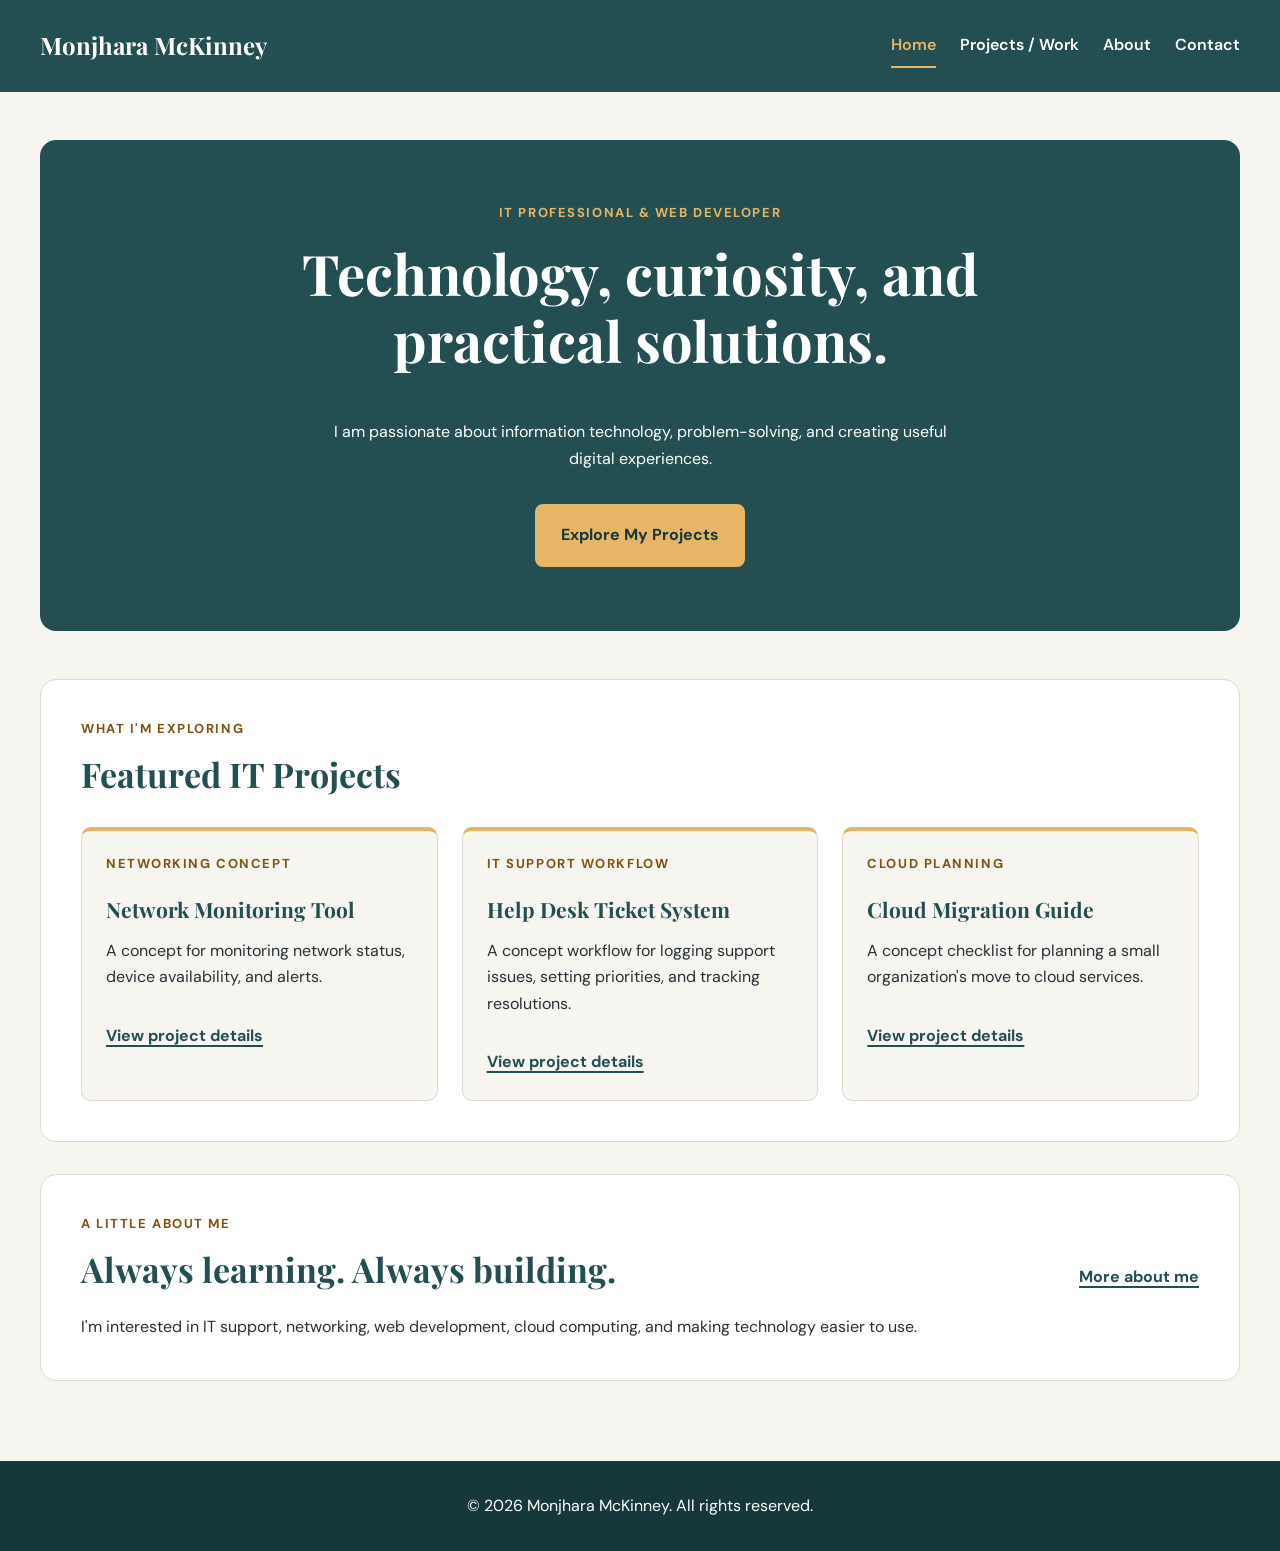
<file: index.html>
<!DOCTYPE html>
<html lang="en">
<head>
    <meta charset="UTF-8">
    <meta name="viewport" content="width=device-width, initial-scale=1.0">
    <meta name="description" content="The IT and web development portfolio of Monjhara McKinney.">
    <title>Monjhara McKinney | IT Portfolio</title>
    <link rel="preconnect" href="https://fonts.googleapis.com">
    <link rel="preconnect" href="https://fonts.gstatic.com" crossorigin>
    <link href="https://fonts.googleapis.com/css2?family=DM+Sans:wght@400;500;600;700&family=Playfair+Display:wght@600;700&display=swap" rel="stylesheet">
    <link rel="stylesheet" href="css/style.css">
</head>
<body>
    <a class="skip-link" href="#main-content">Skip to main content</a>
    <header class="site-header">
        <div class="header-container">
            <span class="brand">Monjhara McKinney</span>
            <nav aria-label="Main navigation">
                <a href="index.html" aria-current="page">Home</a>
                <a href="projects.html">Projects / Work</a>
                <a href="about.html">About</a>
                <a href="contact.html">Contact</a>
            </nav>
        </div>
    </header>
    <main id="main-content">
        <section id="hero">
            <p class="eyebrow">IT Professional &amp; Web Developer</p>
            <h1>Technology, curiosity, and practical solutions.</h1>
            <p>I am passionate about information technology, problem-solving, and creating useful digital experiences.</p>
            <a href="projects.html" class="button">Explore My Projects</a>
        </section>
        <section class="content">
            <div class="section-heading">
                <p class="eyebrow">What I'm exploring</p>
                <h2>Featured IT Projects</h2>
            </div>
            <div class="project-grid">
                <article class="project-card">
                    <p class="eyebrow">Networking concept</p>
                    <h3>Network Monitoring Tool</h3>
                    <p>A concept for monitoring network status, device availability, and alerts.</p>
                    <a href="projects.html#network" class="project-link">View project details</a>
                </article>
                <article class="project-card">
                    <p class="eyebrow">IT support workflow</p>
                    <h3>Help Desk Ticket System</h3>
                    <p>A concept workflow for logging support issues, setting priorities, and tracking resolutions.</p>
                    <a href="projects.html#helpdesk" class="project-link">View project details</a>
                </article>
                <article class="project-card">
                    <p class="eyebrow">Cloud planning</p>
                    <h3>Cloud Migration Guide</h3>
                    <p>A concept checklist for planning a small organization's move to cloud services.</p>
                    <a href="projects.html#cloud" class="project-link">View project details</a>
                </article>
            </div>
        </section>
        <section class="content about-preview">
            <div>
                <p class="eyebrow">A little about me</p>
                <h2>Always learning. Always building.</h2>
                <p>I'm interested in IT support, networking, web development, cloud computing, and making technology easier to use.</p>
            </div>
            <a class="text-link" href="about.html">More about me</a>
        </section>
    </main>
    <footer><p>© 2026 Monjhara McKinney. All rights reserved.</p></footer>
</body>
</html>
</file>
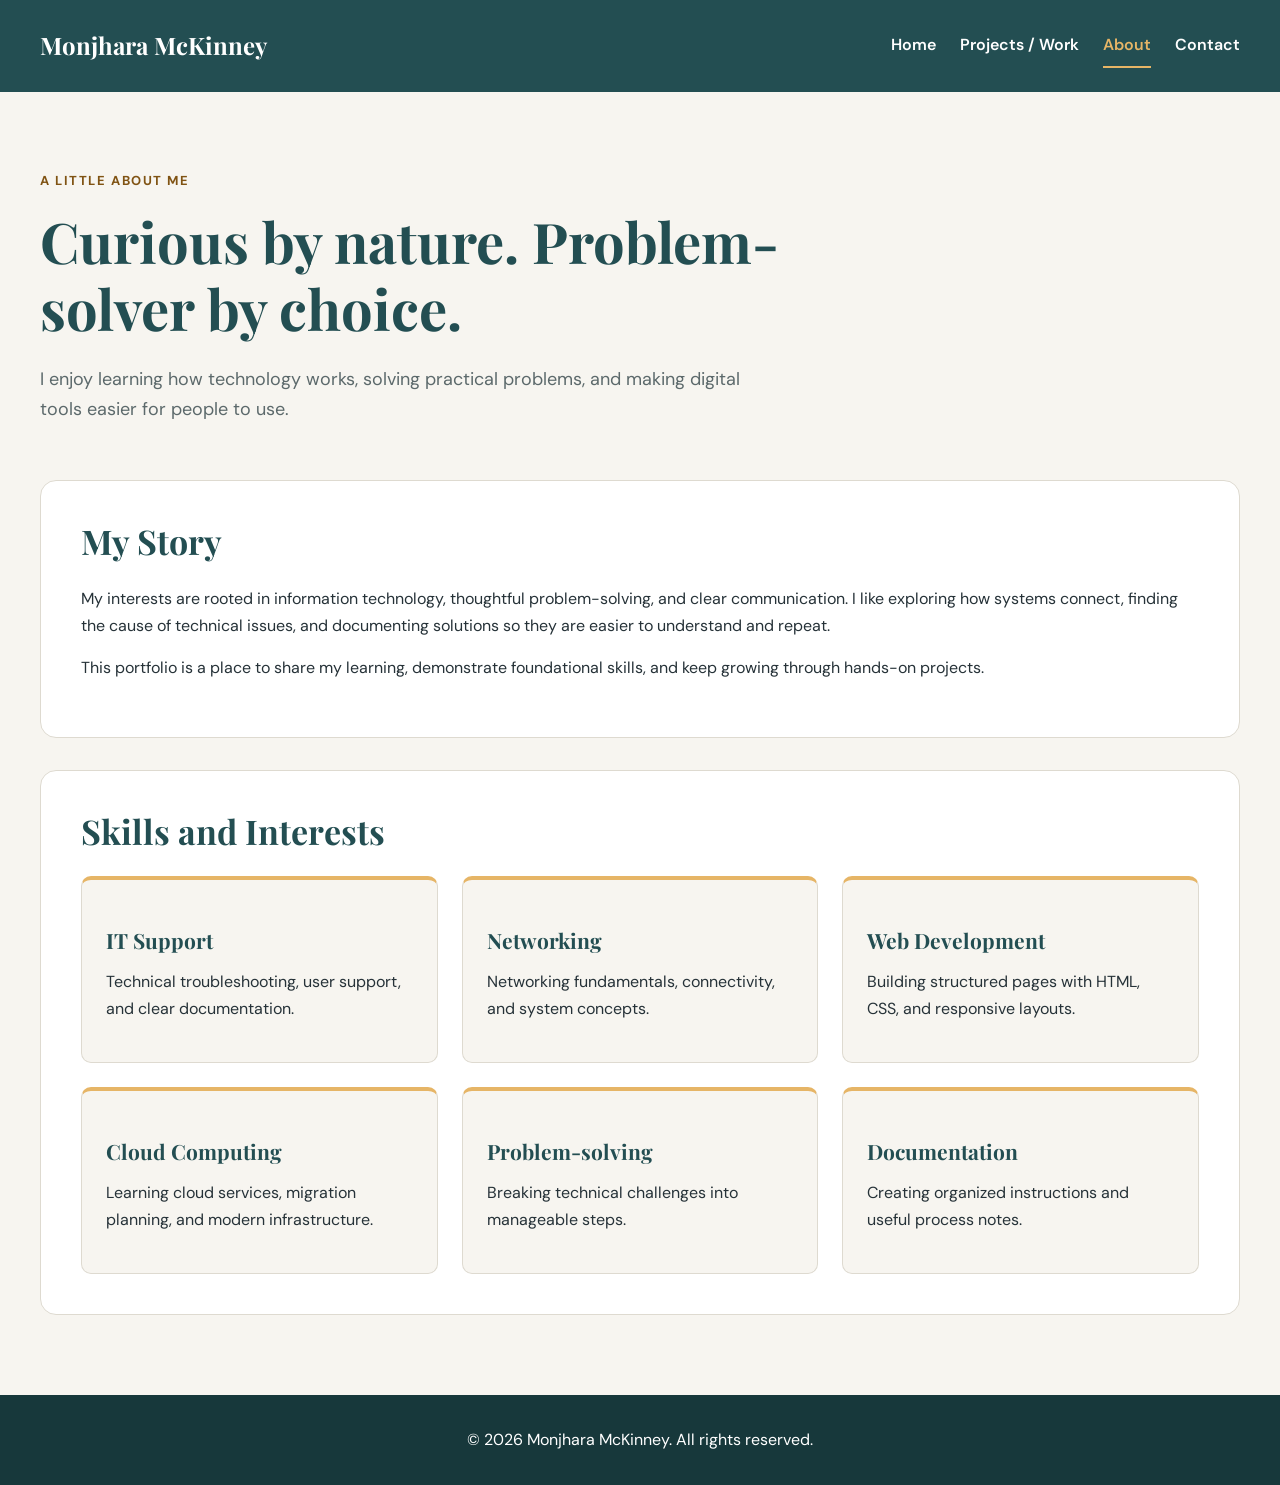
<file: about.html>
<!DOCTYPE html>
<html lang="en">
<head>
    <meta charset="UTF-8">
    <meta name="viewport" content="width=device-width, initial-scale=1.0">
    <meta name="description" content="Learn about Monjhara McKinney, an IT professional and web developer.">
    <title>About | Monjhara McKinney</title>
    <link rel="preconnect" href="https://fonts.googleapis.com">
    <link rel="preconnect" href="https://fonts.gstatic.com" crossorigin>
    <link href="https://fonts.googleapis.com/css2?family=DM+Sans:wght@400;500;600;700&family=Playfair+Display:wght@600;700&display=swap" rel="stylesheet">
    <link rel="stylesheet" href="css/style.css">
</head>
<body>
    <a class="skip-link" href="#main-content">Skip to main content</a>
    <header class="site-header">
        <div class="header-container">
            <span class="brand">Monjhara McKinney</span>
            <nav aria-label="Main navigation">
                <a href="index.html">Home</a>
                <a href="projects.html">Projects / Work</a>
                <a href="about.html" aria-current="page">About</a>
                <a href="contact.html">Contact</a>
            </nav>
        </div>
    </header>
    <main id="main-content">
        <section class="page-intro">
            <p class="eyebrow">A little about me</p>
            <h1>Curious by nature. Problem-solver by choice.</h1>
            <p>I enjoy learning how technology works, solving practical problems, and making digital tools easier for people to use.</p>
        </section>
        <section class="content">
            <h2>My Story</h2>
            <p>My interests are rooted in information technology, thoughtful problem-solving, and clear communication. I like exploring how systems connect, finding the cause of technical issues, and documenting solutions so they are easier to understand and repeat.</p>
            <p>This portfolio is a place to share my learning, demonstrate foundational skills, and keep growing through hands-on projects.</p>
        </section>
        <section class="content">
            <h2>Skills and Interests</h2>
            <div class="skills-grid">
                <article class="skill-card"><h3>IT Support</h3><p>Technical troubleshooting, user support, and clear documentation.</p></article>
                <article class="skill-card"><h3>Networking</h3><p>Networking fundamentals, connectivity, and system concepts.</p></article>
                <article class="skill-card"><h3>Web Development</h3><p>Building structured pages with HTML, CSS, and responsive layouts.</p></article>
                <article class="skill-card"><h3>Cloud Computing</h3><p>Learning cloud services, migration planning, and modern infrastructure.</p></article>
                <article class="skill-card"><h3>Problem-solving</h3><p>Breaking technical challenges into manageable steps.</p></article>
                <article class="skill-card"><h3>Documentation</h3><p>Creating organized instructions and useful process notes.</p></article>
            </div>
        </section>
    </main>
    <footer><p>© 2026 Monjhara McKinney. All rights reserved.</p></footer>
</body>
</html>
</file>
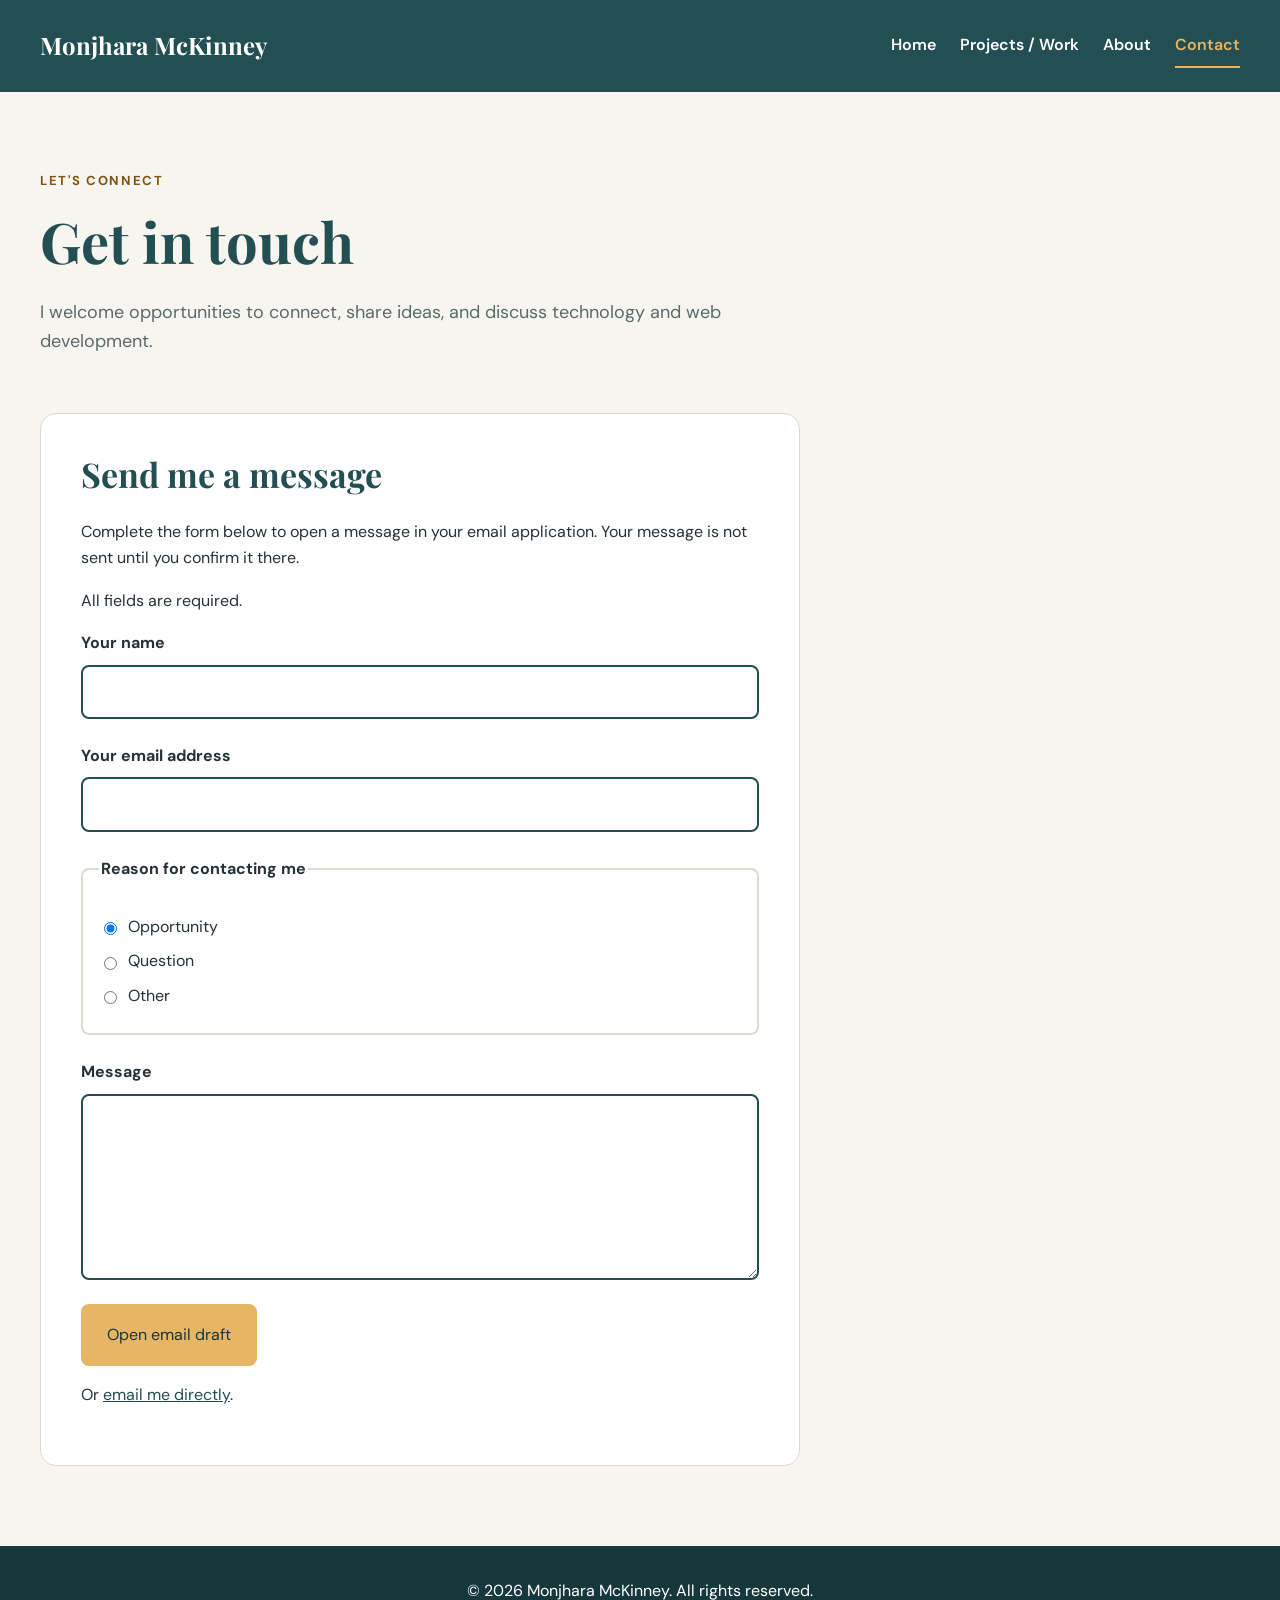
<file: contact.html>
<!DOCTYPE html>
<html lang="en">
<head>
    <meta charset="UTF-8">
    <meta name="viewport" content="width=device-width, initial-scale=1.0">
    <meta name="description" content="Contact Monjhara McKinney about IT and web development opportunities.">
    <title>Contact | Monjhara McKinney</title>
    <link rel="preconnect" href="https://fonts.googleapis.com">
    <link rel="preconnect" href="https://fonts.gstatic.com" crossorigin>
    <link href="https://fonts.googleapis.com/css2?family=DM+Sans:wght@400;500;600;700&family=Playfair+Display:wght@600;700&display=swap" rel="stylesheet">
    <link rel="stylesheet" href="css/style.css">
</head>
<body>
    <a class="skip-link" href="#main-content">Skip to main content</a>
    <header class="site-header">
        <div class="header-container">
            <span class="brand">Monjhara McKinney</span>
            <nav aria-label="Main navigation">
                <a href="index.html">Home</a>
                <a href="projects.html">Projects / Work</a>
                <a href="about.html">About</a>
                <a href="contact.html" aria-current="page">Contact</a>
            </nav>
        </div>
    </header>
    <main id="main-content">
        <section class="page-intro">
            <p class="eyebrow">Let's connect</p>
            <h1>Get in touch</h1>
            <p>I welcome opportunities to connect, share ideas, and discuss technology and web development.</p>
        </section>
        <section class="content contact-section">
            <h2>Send me a message</h2>
            <p>Complete the form below to open a message in your email application. Your message is not sent until you confirm it there.</p>
            <form id="contact-form" novalidate>
                <p id="form-instructions">All fields are required.</p>
                <div class="form-field">
                    <label for="contact-name">Your name</label>
                    <input id="contact-name" name="name" type="text" autocomplete="name" required aria-describedby="name-error">
                    <p class="field-error" id="name-error" aria-live="polite"></p>
                </div>
                <div class="form-field">
                    <label for="contact-email">Your email address</label>
                    <input id="contact-email" name="email" type="email" autocomplete="email" required aria-describedby="email-error">
                    <p class="field-error" id="email-error" aria-live="polite"></p>
                </div>
                <fieldset>
                    <legend>Reason for contacting me</legend>
                    <div class="radio-choice"><input id="reason-opportunity" name="reason" type="radio" value="Opportunity" required checked><label for="reason-opportunity">Opportunity</label></div>
                    <div class="radio-choice"><input id="reason-question" name="reason" type="radio" value="Question"><label for="reason-question">Question</label></div>
                    <div class="radio-choice"><input id="reason-other" name="reason" type="radio" value="Other"><label for="reason-other">Other</label></div>
                </fieldset>
                <div class="form-field">
                    <label for="contact-message">Message</label>
                    <textarea id="contact-message" name="message" rows="6" required aria-describedby="message-error"></textarea>
                    <p class="field-error" id="message-error" aria-live="polite"></p>
                </div>
                <button class="button" type="submit">Open email draft</button>
                <p id="form-status" role="status" aria-live="polite"></p>
            </form>
            <p>Or <a href="mailto:monjharam@yahoo.com">email me directly</a>.</p>
        </section>
    </main>
    <script>
    (function () {
        const form = document.getElementById('contact-form');
        const fields = [
            { input: document.getElementById('contact-name'), error: document.getElementById('name-error'), message: 'Please enter your name.' },
            { input: document.getElementById('contact-email'), error: document.getElementById('email-error'), message: 'Please enter a valid email address.' },
            { input: document.getElementById('contact-message'), error: document.getElementById('message-error'), message: 'Please enter a message.' }
        ];
        function validate(field) {
            const valid = field.input.validity.valid;
            field.error.textContent = valid ? '' : field.message;
            field.input.setAttribute('aria-invalid', String(!valid));
            return valid;
        }
        fields.forEach(field => field.input.addEventListener('input', () => validate(field)));
        form.addEventListener('submit', function (event) {
            event.preventDefault();
            const results = fields.map(validate);
            if (results.some(valid => !valid)) {
                document.getElementById('form-status').textContent = 'Please correct the highlighted fields.';
                fields[results.indexOf(false)].input.focus();
                return;
            }
            const name = document.getElementById('contact-name').value.trim();
            const email = document.getElementById('contact-email').value.trim();
            const reason = form.querySelector('input[name="reason"]:checked').value;
            const message = document.getElementById('contact-message').value.trim();
            const subject = encodeURIComponent('Portfolio contact: ' + reason);
            const body = encodeURIComponent('Name: ' + name + '\nEmail: ' + email + '\nReason: ' + reason + '\n\n' + message);
            document.getElementById('form-status').textContent = 'Your email application should open with a draft. Please send it there to finish.';
            window.location.href = 'mailto:monjharam@yahoo.com?subject=' + subject + '&body=' + body;
        });
    }());
    </script>
    <footer><p>© 2026 Monjhara McKinney. All rights reserved.</p></footer>
</body>
</html>
</file>
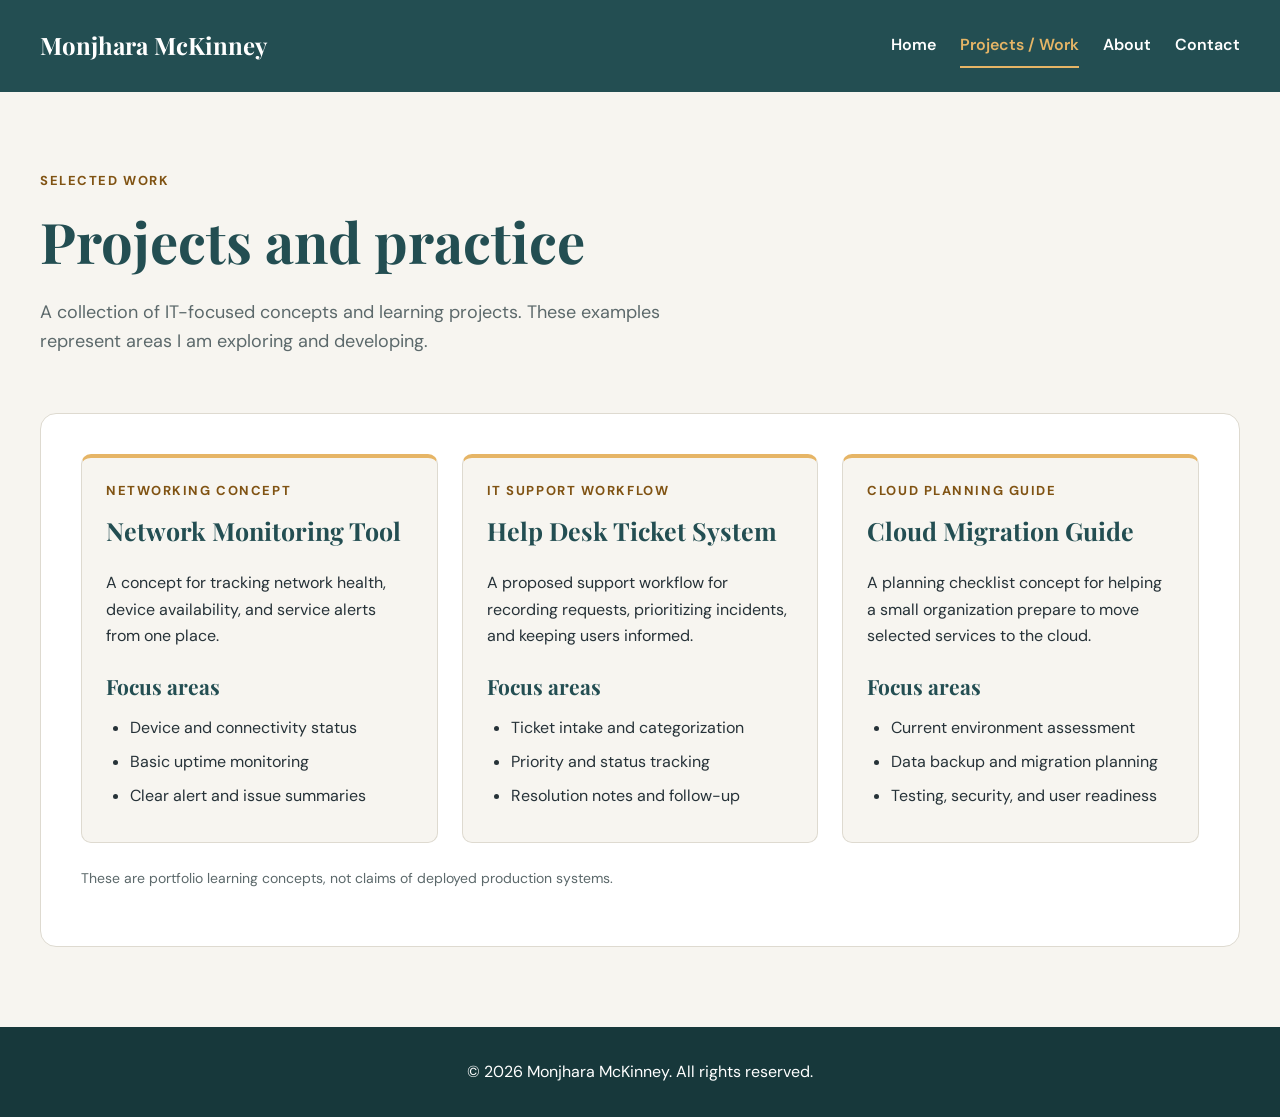
<file: projects.html>
<!DOCTYPE html>
<html lang="en">
<head>
    <meta charset="UTF-8">
    <meta name="viewport" content="width=device-width, initial-scale=1.0">
    <meta name="description" content="Explore IT and web development learning projects by Monjhara McKinney.">
    <title>Projects | Monjhara McKinney</title>
    <link rel="preconnect" href="https://fonts.googleapis.com">
    <link rel="preconnect" href="https://fonts.gstatic.com" crossorigin>
    <link href="https://fonts.googleapis.com/css2?family=DM+Sans:wght@400;500;600;700&family=Playfair+Display:wght@600;700&display=swap" rel="stylesheet">
    <link rel="stylesheet" href="css/style.css">
</head>
<body>
    <a class="skip-link" href="#main-content">Skip to main content</a>
    <header class="site-header">
        <div class="header-container">
            <span class="brand">Monjhara McKinney</span>
            <nav aria-label="Main navigation">
                <a href="index.html">Home</a>
                <a href="projects.html" aria-current="page">Projects / Work</a>
                <a href="about.html">About</a>
                <a href="contact.html">Contact</a>
            </nav>
        </div>
    </header>
    <main id="main-content">
        <section class="page-intro">
            <p class="eyebrow">Selected work</p>
            <h1>Projects and practice</h1>
            <p>A collection of IT-focused concepts and learning projects. These examples represent areas I am exploring and developing.</p>
        </section>
        <section class="content">
            <div class="project-grid">
                <article class="project-card" id="network">
                    <p class="eyebrow">Networking concept</p>
                    <h2>Network Monitoring Tool</h2>
                    <p>A concept for tracking network health, device availability, and service alerts from one place.</p>
                    <h3>Focus areas</h3>
                    <ul><li>Device and connectivity status</li><li>Basic uptime monitoring</li><li>Clear alert and issue summaries</li></ul>
                </article>
                <article class="project-card" id="helpdesk">
                    <p class="eyebrow">IT support workflow</p>
                    <h2>Help Desk Ticket System</h2>
                    <p>A proposed support workflow for recording requests, prioritizing incidents, and keeping users informed.</p>
                    <h3>Focus areas</h3>
                    <ul><li>Ticket intake and categorization</li><li>Priority and status tracking</li><li>Resolution notes and follow-up</li></ul>
                </article>
                <article class="project-card" id="cloud">
                    <p class="eyebrow">Cloud planning guide</p>
                    <h2>Cloud Migration Guide</h2>
                    <p>A planning checklist concept for helping a small organization prepare to move selected services to the cloud.</p>
                    <h3>Focus areas</h3>
                    <ul><li>Current environment assessment</li><li>Data backup and migration planning</li><li>Testing, security, and user readiness</li></ul>
                </article>
            </div>
            <p class="project-note">These are portfolio learning concepts, not claims of deployed production systems.</p>
        </section>
    </main>
    <footer><p>© 2026 Monjhara McKinney. All rights reserved.</p></footer>
</body>
</html>
</file>
<file: css/style.css>
/* Monjhara McKinney portfolio
   Color palette: deep teal, warm gold, soft ivory, charcoal.
   Spacing scale: every spacing token is a multiple of 8px. */

:root {
    --primary: #234E52;
    --primary-dark: #17383B;
    --secondary: #E6B566;
    --background: #F7F5F0;
    --surface: #FFFFFF;
    --text: #263238;
    --muted: #5C696B;
    --border: #DEDAD0;
    --space-1: 8px;
    --space-2: 16px;
    --space-3: 24px;
    --space-4: 32px;
    --space-5: 40px;
    --space-6: 48px;
    --space-7: 56px;
    --space-8: 64px;
}

* { box-sizing: border-box; }

html { scroll-behavior: smooth; }

body {
    margin: 0;
    background: var(--background);
    color: var(--text);
    font-family: 'DM Sans', sans-serif;
    font-size: 16px;
    line-height: 1.65;
}

h1, h2, h3 {
    color: var(--primary);
    font-family: 'Playfair Display', serif;
    line-height: 1.2;
    margin-top: 0;
}

h1 { font-size: clamp(36px, 5vw, 56px); }
h2 { font-size: clamp(26px, 3vw, 34px); margin-bottom: var(--space-3); }
h3 { font-size: 21px; margin-bottom: var(--space-2); }
p { margin: 0 0 var(--space-2); }
a { color: var(--primary); }
a:focus-visible { outline: 3px solid var(--secondary); outline-offset: 4px; }

/* Keyboard users can jump directly to the main content. */
.skip-link {
    position: absolute;
    top: -100px;
    left: var(--space-2);
    z-index: 1000;
    padding: var(--space-2) var(--space-3);
    background: var(--surface);
    color: var(--primary-dark);
    border: 2px solid var(--primary-dark);
    border-radius: 8px;
    font-weight: 700;
}
.skip-link:focus { top: var(--space-2); }

.site-header {
    background: var(--primary);
    color: var(--surface);
    padding: var(--space-3) var(--space-4);
}

.header-container {
    max-width: 1200px;
    margin: 0 auto;
    display: flex;
    justify-content: space-between;
    align-items: center;
    flex-wrap: wrap;
    gap: var(--space-3);
}

.brand {
    color: var(--surface);
    font-family: 'Playfair Display', serif;
    font-size: 24px;
    font-weight: 700;
    text-decoration: none;
}

nav {
    display: flex;
    flex-wrap: wrap;
    align-items: center;
    gap: var(--space-3);
}

nav a {
    color: var(--surface);
    font-weight: 600;
    text-decoration: none;
    padding: var(--space-1) 0;
    border-bottom: 2px solid transparent;
}

nav a:hover, nav a[aria-current="page"] {
    color: var(--secondary);
    border-bottom-color: var(--secondary);
}

main {
    width: min(100% - var(--space-8), 1200px);
    margin: 0 auto;
    padding: var(--space-6) 0;
}

#hero {
    background: var(--primary);
    color: var(--surface);
    text-align: center;
    padding: var(--space-8) var(--space-6);
    border-radius: 16px;
    margin-bottom: var(--space-6);
}

#hero h1, #hero h2 { color: var(--surface); max-width: 820px; margin-left: auto; margin-right: auto; }
#hero p:not(.eyebrow) { max-width: 660px; margin: 0 auto var(--space-4); }

.eyebrow {
    color: #805313;
    font-size: 13px;
    font-weight: 700;
    letter-spacing: 0.12em;
    line-height: 1.4;
    margin-bottom: var(--space-2);
    text-transform: uppercase;
}

#hero .eyebrow { color: var(--secondary); }

.button {
    display: inline-block;
    background: var(--secondary);
    color: var(--primary-dark);
    padding: var(--space-2) var(--space-3);
    border: 2px solid var(--secondary);
    border-radius: 8px;
    font-weight: 700;
    text-decoration: none;
    transition: background-color 160ms ease, transform 160ms ease;
}

.button:hover { background: #F0C982; transform: translateY(-2px); }

.content {
    background: var(--surface);
    padding: var(--space-5);
    margin-bottom: var(--space-4);
    border: 1px solid var(--border);
    border-radius: 16px;
}

.section-heading { margin-bottom: var(--space-4); }

.project-grid, .skills-grid {
    display: grid;
    grid-template-columns: repeat(3, minmax(0, 1fr));
    gap: var(--space-3);
}

.project-card, .skill-card {
    min-width: 0;
    background: var(--background);
    padding: var(--space-3);
    border: 1px solid var(--border);
    border-top: 4px solid var(--secondary);
    border-radius: 10px;
}

.project-card h2 { font-size: 25px; }
.project-card h3, .skill-card h3 { margin-top: var(--space-3); }
.project-card ul { padding-left: var(--space-3); margin-bottom: 0; }
.project-card li { margin-bottom: var(--space-1); }
.project-link, .text-link { display: inline-block; margin-top: var(--space-2); font-weight: 700; text-decoration-thickness: 2px; text-underline-offset: 4px; }
.project-note { color: var(--muted); font-size: 14px; margin-top: var(--space-3); }

.page-intro {
    max-width: 820px;
    padding: var(--space-4) 0 var(--space-5);
}
.page-intro h1 { margin-bottom: var(--space-3); }
.page-intro > p:last-child { color: var(--muted); font-size: 18px; max-width: 700px; }

.about-preview {
    display: flex;
    justify-content: space-between;
    align-items: center;
    gap: var(--space-4);
}
.about-preview p:last-child { margin-bottom: 0; }
.about-preview .text-link { flex-shrink: 0; margin-top: 0; }

.contact-section { max-width: 760px; }
.contact-email { margin-top: var(--space-3); font-weight: 600; }

footer {
    background: var(--primary-dark);
    color: var(--surface);
    text-align: center;
    padding: var(--space-4);
}
footer p { margin: 0; }

/* Tablet and smaller laptops */
@media screen and (max-width: 768px) {
    .site-header { padding: var(--space-3); }
    .header-container { flex-direction: column; text-align: center; }
    nav { justify-content: center; gap: var(--space-2) var(--space-3); }
    main { width: min(100% - var(--space-6), 1200px); padding: var(--space-4) 0; }
    .project-grid, .skills-grid { grid-template-columns: repeat(2, minmax(0, 1fr)); }
    #hero { padding: var(--space-6) var(--space-4); }
    .content { padding: var(--space-4); }
}

/* Phones, including narrow 320px screens */
@media screen and (max-width: 480px) {
    .brand { font-size: 22px; }
    nav { width: 100%; gap: var(--space-1) var(--space-2); }
    nav a { font-size: 14px; }
    main { width: calc(100% - 32px); padding: var(--space-3) 0; }
    .project-grid, .skills-grid { grid-template-columns: 1fr; }
    .content { padding: var(--space-3); border-radius: 12px; }
    #hero { padding: var(--space-5) var(--space-3); border-radius: 12px; }
    #hero h1 { font-size: 34px; }
    .page-intro { padding: var(--space-3) 0 var(--space-4); }
    .page-intro > p:last-child { font-size: 16px; }
    .about-preview { align-items: flex-start; flex-direction: column; gap: var(--space-2); }
    .project-card { padding: var(--space-3); }
    footer { padding: var(--space-3); }
}

/* Accessible contact form: labels, visible focus and inline validation */
.form-field { margin-bottom: var(--space-3); }
.form-field label, fieldset legend { display: block; font-weight: 700; margin-bottom: var(--space-1); }
.form-field input, .form-field textarea {
    display: block; width: 100%; padding: 12px; font: inherit; color: var(--text);
    background: var(--surface); border: 2px solid var(--primary); border-radius: 8px;
}
.form-field input:focus-visible, .form-field textarea:focus-visible, .radio-choice input:focus-visible {
    outline: 3px solid #805313; outline-offset: 3px;
}
.form-field [aria-invalid="true"] { border-color: #A12626; }
.field-error { color: #A12626; font-weight: 600; margin: 4px 0 0; }
fieldset { border: 2px solid var(--border); border-radius: 8px; padding: var(--space-2); margin: 0 0 var(--space-3); }
.radio-choice { display: flex; align-items: center; gap: 8px; margin: 8px 0; }
button.button { font: inherit; cursor: pointer; }
</file>
